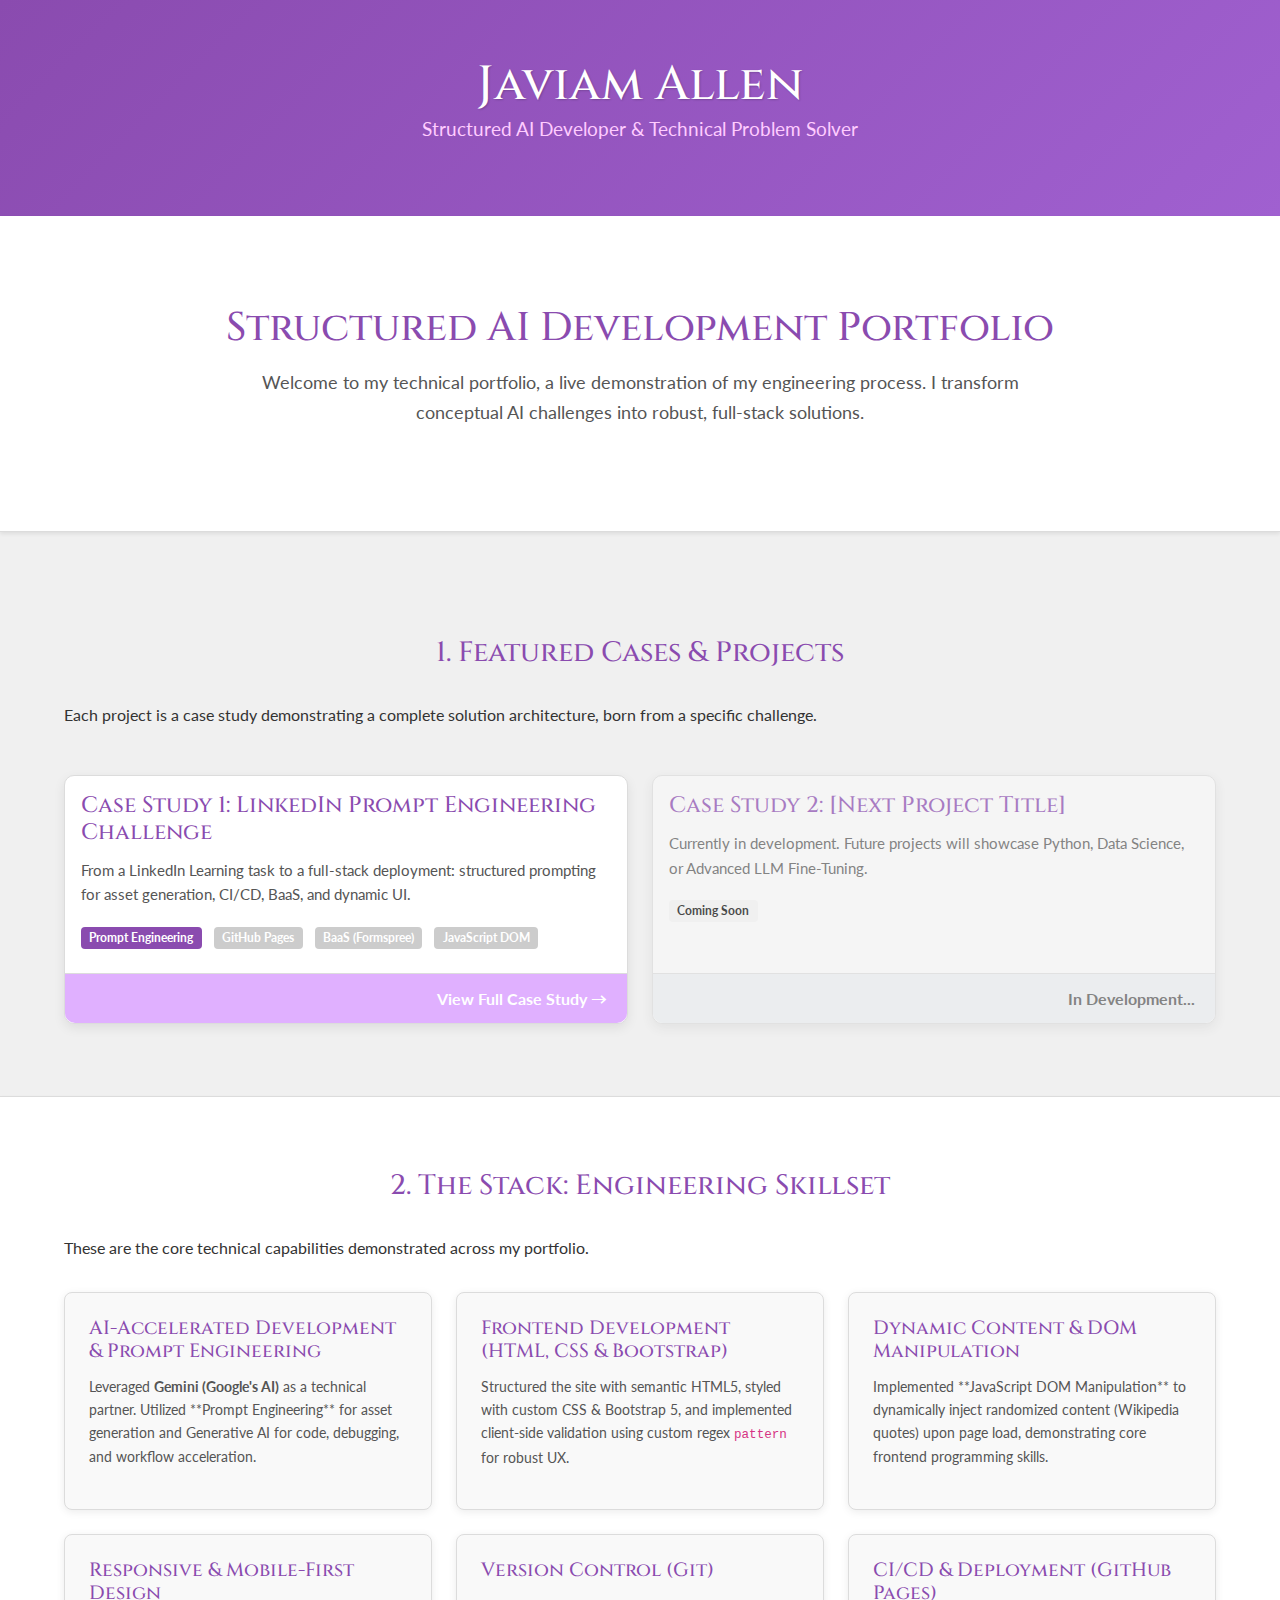
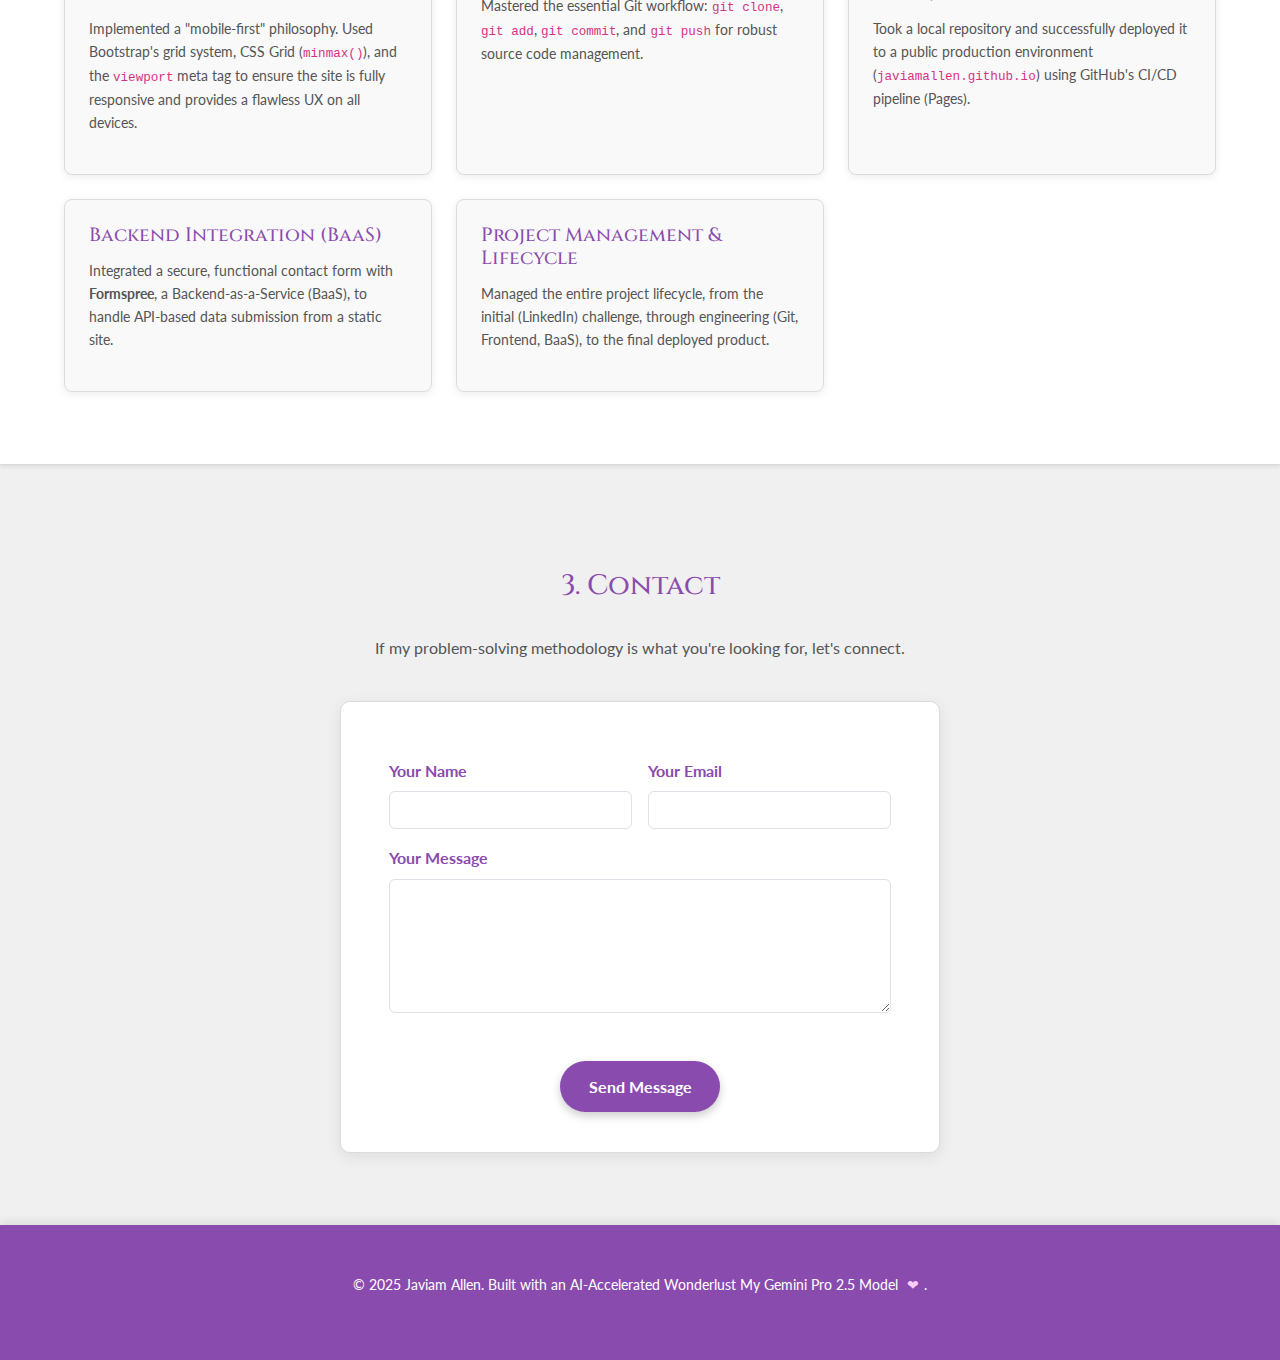
<file: index.html>
<!DOCTYPE html>
<html lang="en">
<head>
    <meta charset="UTF-8">
    <meta name="viewport" content="width=device-width, initial-scale=1.0">
    
    <title>Javiam Allen | Structured AI Development Portfolio</title>
    <meta name="description" content="Portfolio Hub de Javiam Allen, presentando casos de estudio técnicos y soluciones de ingeniería en Prompt Engineering, CI/CD, y desarrollo full-stack acelerado por IA.">

    <link href="https://fonts.googleapis.com/css2?family=Cinzel:wght@400;700&family=Lato:wght@300;400&display=swap" rel="stylesheet">
    <link href="https://cdn.jsdelivr.net/npm/bootstrap@5.3.3/dist/css/bootstrap.min.css" rel="stylesheet" integrity="sha384-QWTKZyjpPEjISv5WaRU9OFeRpok6YctnYmDr5pNlyT2bRjXh0JMhjY6hW+ALEwIH" crossorigin="anonymous">
    <link rel="stylesheet" href="style.css">
</head>
<body>

    <header>
        <div class="container">
            <h1 class="logo">Javiam Allen</h1>
            <p class="subtitle">Structured AI Developer & Technical Problem Solver</p>
        </div>
    </header>

    <main>
        
        <section class="hero">
            <div class="container">
                <h2>Structured AI Development Portfolio</h2>
                <p>Welcome to my technical portfolio, a live demonstration of my engineering process. I transform conceptual AI challenges into robust, full-stack solutions.</p>
            </div>
        </section>

        <section class="projects">
            <div class="container">
                <h3>1. Featured Cases & Projects</h3>
                <p>Each project is a case study demonstrating a complete solution architecture, born from a specific challenge.</p>

                <div class="row row-cols-1 row-cols-md-2 g-4 mt-4">
                    
                    <div class="col">
                        <a href="projects/prompt-engineering-case-study1.html" class="project-card-link">
                            <div class="card h-100 project-card">
                                <div class="card-body">
                                    <h5 class="card-title">Case Study 1: LinkedIn Prompt Engineering Challenge</h5>
                                    <p class="card-text">From a LinkedIn Learning task to a full-stack deployment: structured prompting for asset generation, CI/CD, BaaS, and dynamic UI.</p>
                                    <span class="badge text-bg-primary">Prompt Engineering</span>
                                    <span class="badge text-bg-secondary">GitHub Pages</span>
                                    <span class="badge text-bg-secondary">BaaS (Formspree)</span>
                                    <span class="badge text-bg-secondary">JavaScript DOM</span>
                                </div>
                                <div class="card-footer">
                                    View Full Case Study →
                                </div>
                            </div>
                        </a>
                    </div>

                    <div class="col">
                        <div class="card h-100 project-card coming-soon">
                            <div class="card-body">
                                <h5 class="card-title">Case Study 2: [Next Project Title]</h5>
                                <p class="card-text">Currently in development. Future projects will showcase Python, Data Science, or Advanced LLM Fine-Tuning.</p>
                                <span class="badge text-bg-light">Coming Soon</span>
                            </div>
                            <div class="card-footer">
                                In Development...
                            </div>
                        </div>
                    </div>
                    
                </div>
            </div>
        </section>


        <section class="process">
            <div class="container">
                <h3>2. The Stack: Engineering Skillset</h3>
                <p>These are the core technical capabilities demonstrated across my portfolio.</p>
                
                <div class="skills-grid">
                    <div class="skill-card">
                        <h4>AI-Accelerated Development & Prompt Engineering</h4>
                        <p>Leveraged <strong>Gemini (Google's AI)</strong> as a technical partner. Utilized **Prompt Engineering** for asset generation and Generative AI for code, debugging, and workflow acceleration.</p>
                    </div>
                    
                    <div class="skill-card">
                        <h4>Frontend Development (HTML, CSS & Bootstrap)</h4>
                        <p>Structured the site with semantic HTML5, styled with custom CSS & Bootstrap 5, and implemented client-side validation using custom regex <code>pattern</code> for robust UX.</p>
                    </div>
                    
                    <div class="skill-card">
                        <h4>Dynamic Content & DOM Manipulation</h4>
                        <p>Implemented **JavaScript DOM Manipulation** to dynamically inject randomized content (Wikipedia quotes) upon page load, demonstrating core frontend programming skills.</p>
                    </div>
                    
                    <div class="skill-card">
                        <h4>Responsive & Mobile-First Design</h4>
                        <p>Implemented a "mobile-first" philosophy. Used Bootstrap's grid system, CSS Grid (<code>minmax()</code>), and the <code>viewport</code> meta tag to ensure the site is fully responsive and provides a flawless UX on all devices.</p>
                    </div>
                    
                    <div class="skill-card">
                        <h4>Version Control (Git)</h4>
                        <p>Mastered the essential Git workflow: <code>git clone</code>, <code>git add</code>, <code>git commit</code>, and <code>git push</code> for robust source code management.</p>
                    </div>
                    
                    <div class="skill-card">
                        <h4>CI/CD & Deployment (GitHub Pages)</h4>
                        <p>Took a local repository and successfully deployed it to a public production environment (<code>javiamallen.github.io</code>) using GitHub's CI/CD pipeline (Pages).</p>
                    </div>
                    
                    <div class="skill-card">
                        <h4>Backend Integration (BaaS)</h4>
                        <p>Integrated a secure, functional contact form with <strong>Formspree</strong>, a Backend-as-a-Service (BaaS), to handle API-based data submission from a static site.</p>
                    </div>

                    <div class="skill-card">
                        <h4>Project Management & Lifecycle</h4>
                        <p>Managed the entire project lifecycle, from the initial (LinkedIn) challenge, through engineering (Git, Frontend, BaaS), to the final deployed product.</p>
                    </div>
                </div>
            </div>
        </section>

        <section class="contact">
            <div class="container">
                <h3>3. Contact</h3>
                <p>If my problem-solving methodology is what you're looking for, let's connect.</p>
                
                <form action="https://formspree.io/f/xdkyglgq" method="POST" class="row g-3 needs-validation" style="max-width: 600px; margin: 40px auto 0; text-align: left;" novalidate>
                    
                    <div class="col-md-6">
                        <label for="inputName" class="form-label">Your Name</label>
                        <input type="text" name="name" class="form-control" id="inputName" required>
                        <div class="invalid-feedback">
                            Please enter your name.
                        </div>
                    </div>
                    
                    <div class="col-md-6">
                        <label for="inputEmail" class="form-label">Your Email</label>
                        <input type="email" name="_replyto" class="form-control" id="inputEmail" pattern="[a-z0-9._%+-]+@[a-z0-9.-]+\.[a-z]{2,}$" required>
                        <div class="invalid-feedback">
                            Please enter a valid email address (e.g., user@domain.com).
                        </div>
                    </div>
                    
                    <div class="col-12">
                        <label for="inputMessage" class="form-label">Your Message</label>
                        <textarea class="form-control" name="message" id="inputMessage" rows="5" required></textarea>
                        <div class="invalid-feedback">
                            Please enter your message.
                        </div>
                    </div>
                    
                    <input type="hidden" name="_next" value="https://javiamallen.github.io/gracias.html">
                    
                    <div class="col-12 text-center">
                        <button type="submit" class="cta-button">Send Message</button>
                    </div>
                </form>

            </div>
        </section>
    </main>

    <footer>
        <div class="container">
            <p>© 2025 Javiam Allen. Built with an AI-Accelerated Wonderlust My Gemini Pro 2.5 Model <span id="heart-symbol">&#x2764;</span>.</p>
        </div>
    </footer>

    <script src="https://cdn.jsdelivr.net/npm/bootstrap@5.3.3/dist/js/bootstrap.bundle.min.js" integrity="sha384-YvpcrYf0tY3lHB60NNkmXc5s9fDVZLESaAA55NDzOxhy9GkcIdslK1eN7N6jIeHz" crossorigin="anonymous"></script>
</body>
</html>
</file>
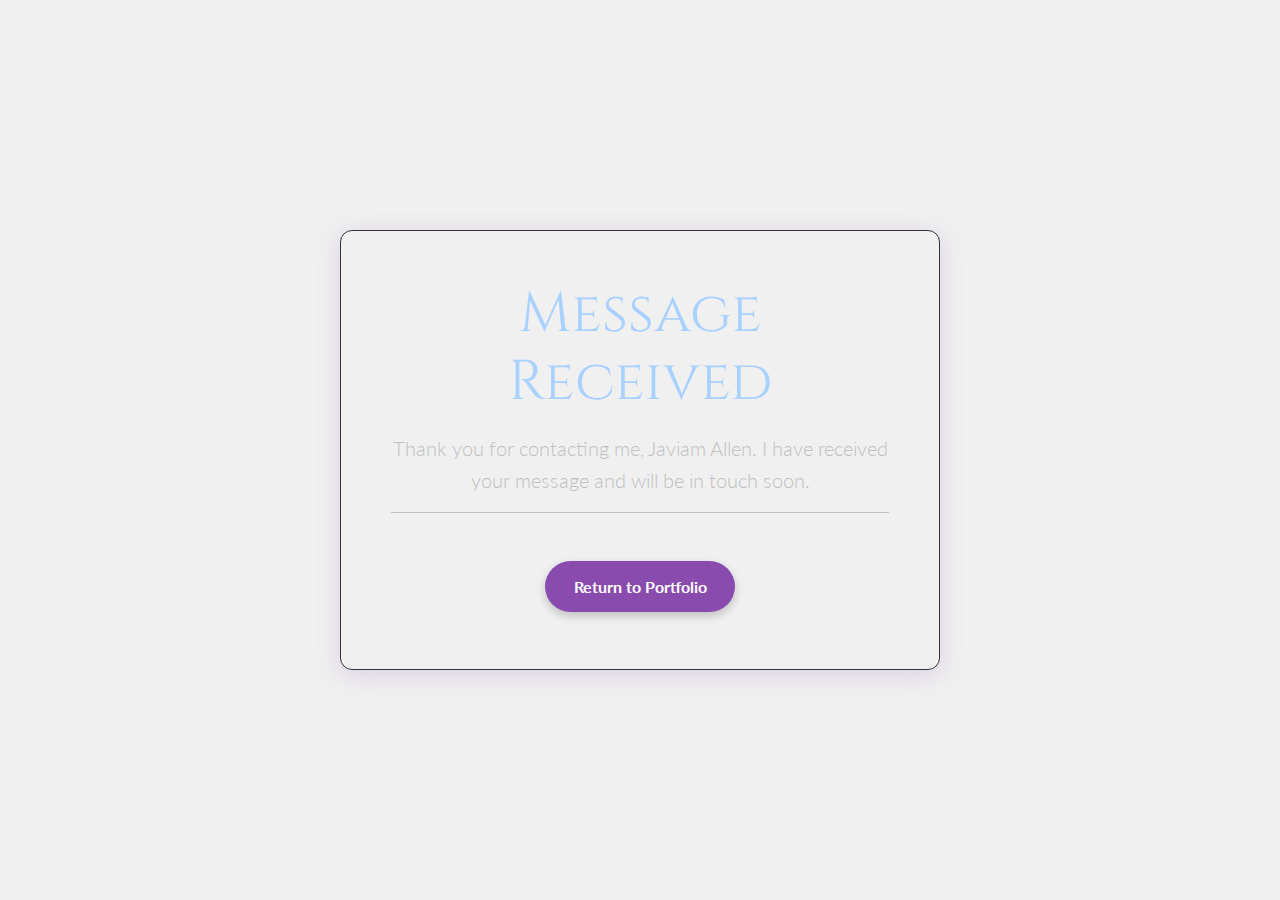
<file: gracias.html>
<!DOCTYPE html>
<html lang="en">
<head>
    <meta charset="UTF-8">
    <meta name="viewport" content="width=device-width, initial-scale=1.0">
    <title>Message Sent!</title>
    
    <link href="https://cdn.jsdelivr.net/npm/bootstrap@5.3.3/dist/css/bootstrap.min.css" rel="stylesheet" integrity="sha384-QWTKZyjpPEjISv5WaRU9OFeRpok6YctnYmDr5pNlyT2bRjXh0JMhjY6hW+ALEwIH" crossorigin="anonymous">
    <link rel="stylesheet" href="style.css">
    <link href="https://fonts.googleapis.com/css2?family=Cinzel:wght@400;700&family=Lato:wght@300;400&display=swap" rel="stylesheet">


    <style>
        body {
            display: flex;
            align-items: center;
            justify-content: center;
            min-height: 100vh;
        }
        .thank-you-card {
            background: rgba(255, 255, 255, 0.03);
            border: 1px solid #333;
            padding: 50px;
            border-radius: 12px;
            box-shadow: 0 5px 25px rgba(138, 75, 175, 0.2);
            text-align: center;
            max-width: 600px;
        }
        .thank-you-card h1 {
            color: #a9d1ff; /* Star Light */
            font-family: 'Cinzel', serif;
        }
    </style>
</head>
<body>

    <div class="thank-you-card">
        <h1 class="display-4">Message Received</h1>
        <p class="lead" style="color: #c0c0c0;">Thank you for contacting me, Javiam Allen. I have received your message and will be in touch soon.</p>
        <hr style="border-color: #333;">
        <a href="index.html" class="cta-button">Return to Portfolio</a>
    </div>

</body>
</html>
</file>
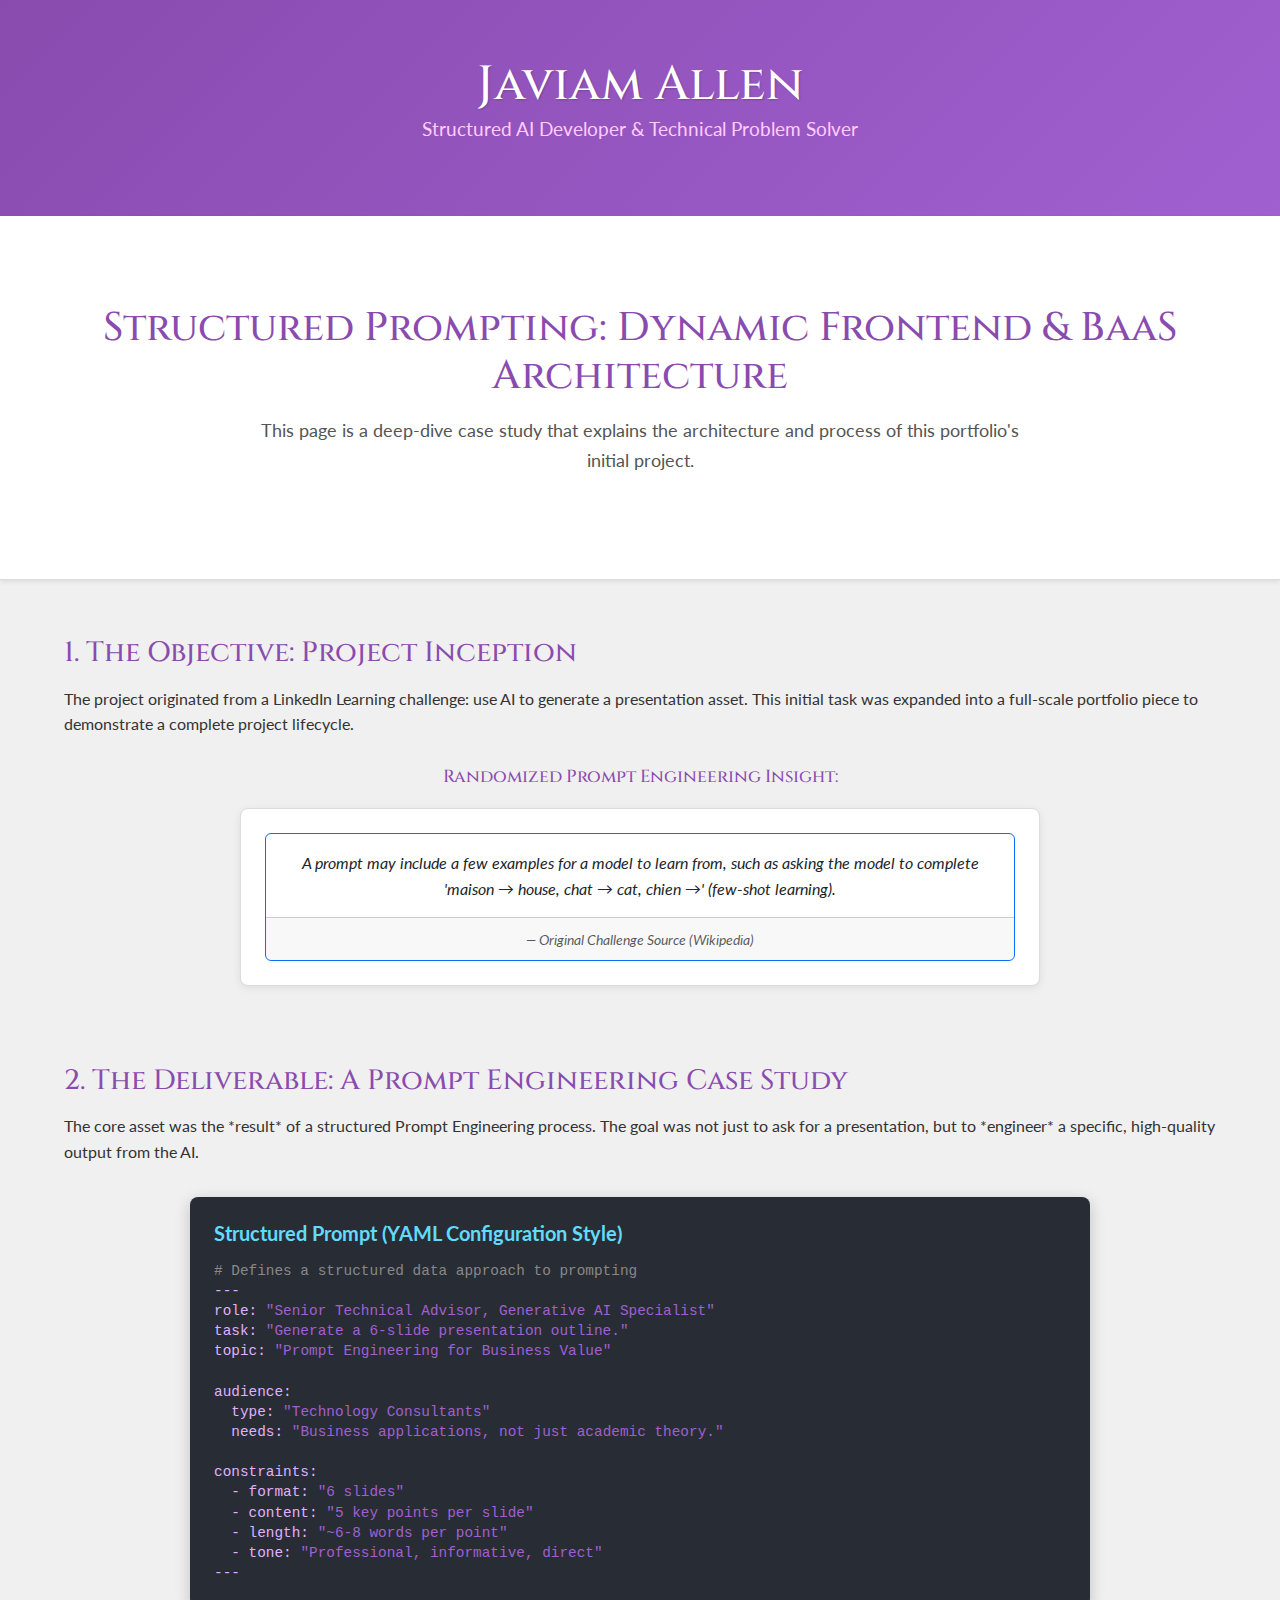
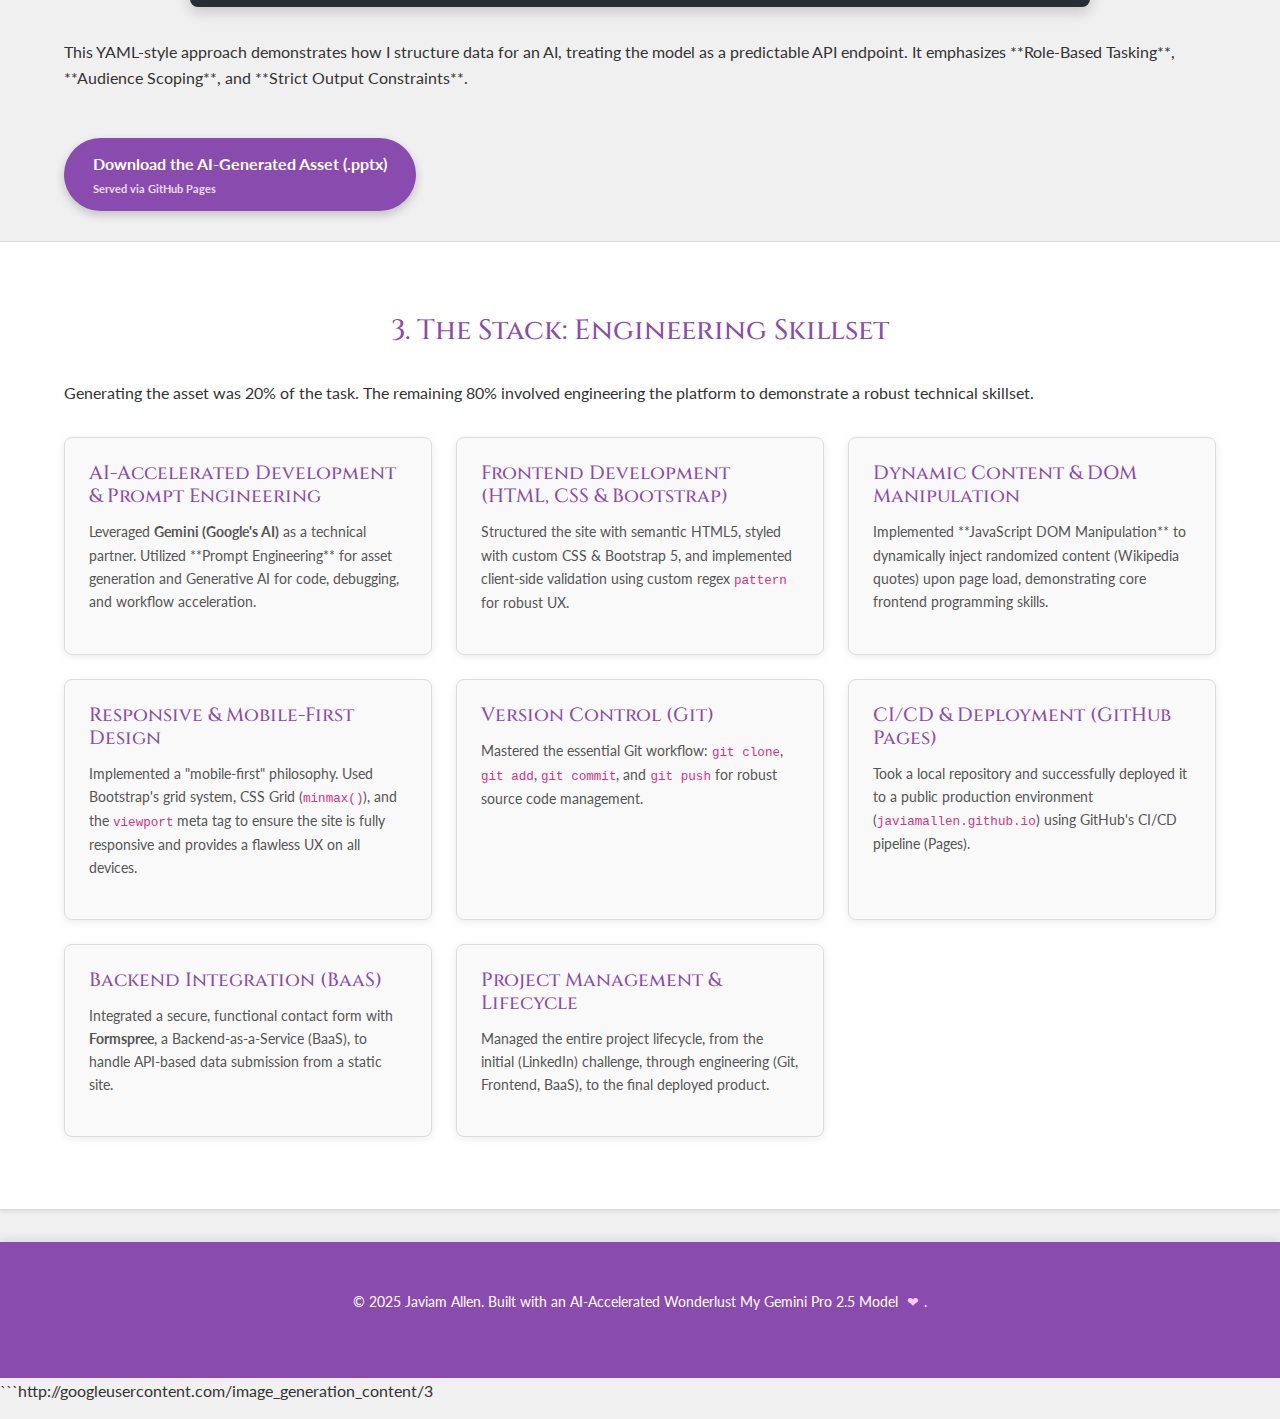
<file: projects/prompt_engineering_case-study1.html>
<!DOCTYPE html>
<html lang="en">
<head>
    <meta charset="UTF-8">
    <meta name="viewport" content="width=device-width, initial-scale=1.0">
    
    <title>Structured Prompting: Dynamic Frontend & Serverless Architecture (BaaS)</title>
    <meta name="description" content="Technical deep-dive into Prompt Engineering, Git deployment, and frontend integration built by Javiam Allen.">

    <link href="https://fonts.googleapis.com/css2?family=Cinzel:wght@400;700&family=Lato:wght@300;400&display=swap" rel="stylesheet">

    <link href="https://cdn.jsdelivr.net/npm/bootstrap@5.3.3/dist/css/bootstrap.min.css" rel="stylesheet" integrity="sha384-QWTKZyjpPEjISv5WaRU9OFeRpok6YctnYmDr5pNlyT2bRjXh0JMhjY6hW+ALEwIH" crossorigin="anonymous">

    <link rel="stylesheet" href="../style.css"> 
</head>
<body>

    <header>
        <div class="container">
            <h1 class="logo">Javiam Allen</h1>
            <p class="subtitle">Structured AI Developer & Technical Problem Solver</p>
        </div>
    </header>

    <main>
        
        <section class="hero">
            <div class="container">
                <h2>Structured Prompting: Dynamic Frontend & BaaS Architecture</h2>
                <p>This page is a deep-dive case study that explains the architecture and process of this portfolio's initial project.</p>
            </div>
        </section>

        <section class="challenge">
            <div class="container">
                <h3>1. The Objective: Project Inception</h3>
                <p>The project originated from a LinkedIn Learning challenge: use AI to generate a presentation asset. This initial task was expanded into a full-scale portfolio piece to demonstrate a complete project lifecycle.</p>

                <div class="source-content-dynamic" style="text-align: center; margin: 30px auto; max-width: 800px;">
                    <h5 style="color: #8a4baf; font-size: 1.1rem; margin-bottom: 20px;">Randomized Prompt Engineering Insight:</h5>
                    <div id="wiki-quote-container">
                        <div class="alert alert-dark">Loading content...</div>
                    </div>
                </div>

            </div>
        </section>

        <section class="product">
            <div class="container">
                <h3>2. The Deliverable: A Prompt Engineering Case Study</h3>
                <p>The core asset was the *result* of a structured Prompt Engineering process. The goal was not just to ask for a presentation, but to *engineer* a specific, high-quality output from the AI.</p>
                
                <div class="prompt-example">
                    <h5>Structured Prompt (YAML Configuration Style)</h5>
                    <pre><code><span class="yaml-comment"># Defines a structured data approach to prompting</span>
<span class="yaml-key">---</span>
<span class="yaml-key">role:</span> <span class="yaml-string">"Senior Technical Advisor, Generative AI Specialist"</span>
<span class="yaml-key">task:</span> <span class="yaml-string">"Generate a 6-slide presentation outline."</span>
<span class="yaml-key">topic:</span> <span class="yaml-string">"Prompt Engineering for Business Value"</span>

<span class="yaml-key">audience:</span>
  <span class="yaml-key">type:</span> <span class="yaml-string">"Technology Consultants"</span>
  <span class="yaml-key">needs:</span> <span class="yaml-string">"Business applications, not just academic theory."</span>

<span class="yaml-key">constraints:</span>
  <span class="yaml-key">- format:</span> <span class="yaml-string">"6 slides"</span>
  <span class="yaml-key">- content:</span> <span class="yaml-string">"5 key points per slide"</span>
  <span class="yaml-key">- length:</span> <span class="yaml-string">"~6-8 words per point"</span>
  <span class="yaml-key">- tone:</span> <span class="yaml-string">"Professional, informative, direct"</span>
<span class="yaml-key">---</span></code></pre>
                </div>
                <p class="mt-4">This YAML-style approach demonstrates how I structure data for an AI, treating the model as a predictable API endpoint. It emphasizes **Role-Based Tasking**, **Audience Scoping**, and **Strict Output Constraints**.</p>
                
                <a href="../assets/prompt_engineering_presentation.pptx" class="cta-button" download>
                    <span class="main-text">Download the AI-Generated Asset (.pptx)</span>
                    <span class="sub-text">Served via GitHub Pages</span>
                </a>
            </div>
        </section>

        <section class="process">
            <div class="container">
                <h3>3. The Stack: Engineering Skillset</h3>
                <p>Generating the asset was 20% of the task. The remaining 80% involved engineering the platform to demonstrate a robust technical skillset.</p>
                
                <div class="skills-grid">
                    
                    <div class="skill-card">
                        <h4>AI-Accelerated Development & Prompt Engineering</h4>
                        <p>Leveraged <strong>Gemini (Google's AI)</strong> as a technical partner. Utilized **Prompt Engineering** for asset generation and Generative AI for code, debugging, and workflow acceleration.</p>
                    </div>
                    
                    <div class="skill-card">
                        <h4>Frontend Development (HTML, CSS & Bootstrap)</h4>
                        <p>Structured the site with semantic HTML5, styled with custom CSS & Bootstrap 5, and implemented client-side validation using custom regex <code>pattern</code> for robust UX.</p>
                    </div>
                    
                    <div class="skill-card">
                        <h4>Dynamic Content & DOM Manipulation</h4>
                        <p>Implemented **JavaScript DOM Manipulation** to dynamically inject randomized content (Wikipedia quotes) upon page load, demonstrating core frontend programming skills.</p>
                    </div>
                    
                    <div class="skill-card">
                        <h4>Responsive & Mobile-First Design</h4>
                        <p>Implemented a "mobile-first" philosophy. Used Bootstrap's grid system, CSS Grid (<code>minmax()</code>), and the <code>viewport</code> meta tag to ensure the site is fully responsive and provides a flawless UX on all devices.</p>
                    </div>
                    
                    <div class="skill-card">
                        <h4>Version Control (Git)</h4>
                        <p>Mastered the essential Git workflow: <code>git clone</code>, <code>git add</code>, <code>git commit</code>, and <code>git push</code> for robust source code management.</p>
                    </div>
                    
                    <div class="skill-card">
                        <h4>CI/CD & Deployment (GitHub Pages)</h4>
                        <p>Took a local repository and successfully deployed it to a public production environment (<code>javiamallen.github.io</code>) using GitHub's CI/CD pipeline (Pages).</p>
                    </div>
                    
                    <div class="skill-card">
                        <h4>Backend Integration (BaaS)</h4>
                        <p>Integrated a secure, functional contact form with <strong>Formspree</strong>, a Backend-as-a-Service (BaaS), to handle API-based data submission from a static site.</p>
                    </div>

                    <div class="skill-card">
                        <h4>Project Management & Lifecycle</h4>
                        <p>Managed the entire project lifecycle, from the initial (LinkedIn) challenge, through engineering (Git, Frontend, BaaS), to the final deployed product.</p>
                    </div>
                </div>
            </div>
        </section>
    </main>

    <footer>
        <div class="container">
            <p>© 2025 Javiam Allen. Built with an AI-Accelerated Wonderlust My Gemini Pro 2.5 Model <span id="heart-symbol">&#x2764;</span>.</p>
        </div>
    </footer>

    <script src="https://cdn.jsdelivr.net/npm/bootstrap@5.3.3/dist/js/bootstrap.bundle.min.js" integrity="sha384-YvpcrYf0tY3lHB60NNkmXc5s9fDVZLESaAA55NDzOxhy9GkcIdslK1eN7N6jIeHz" crossorigin="anonymous"></script>
    <script src="../script.js"></script>
</body>
</html>
```http://googleusercontent.com/image_generation_content/3
</file>
<file: style.css>
:root {
    --primary-color: #8a4baf; /* Deep Lavender */
    --secondary-color: #e0b0ff; /* Light Lavender */
    --accent-color: #ffccff; /* Pinkish-Purple Accent */
    --text-color: #333;
    --light-text-color: #555;
    --dark-bg-color: #f0f0f0; /* Soft white background */
    --card-bg-color: #ffffff; /* Pure white for cards */
    --border-color: #dcdcdc;
    --shadow-light: rgba(0, 0, 0, 0.08);
}

body {
    font-family: 'Lato', sans-serif;
    line-height: 1.6;
    color: var(--text-color);
    background-color: var(--dark-bg-color); /* Updated to soft white */
    margin: 0;
    padding: 0;
    display: flex;
    flex-direction: column;
    min-height: 100vh;
}

h1, h2, h3, h4, h5, h6 {
    font-family: 'Cinzel', serif;
    color: var(--primary-color);
    margin-bottom: 1rem;
}

a {
    color: var(--primary-color);
    text-decoration: none;
}

a:hover {
    color: #a060d0;
    text-decoration: underline;
}

.container {
    max-width: 1200px;
    margin: 0 auto;
    padding: 1.5rem;
}

/* Header Styles */
header {
    background: linear-gradient(135deg, var(--primary-color) 0%, #a060d0 100%);
    color: #fff;
    padding: 2rem 0;
    text-align: center;
    box-shadow: 0 4px 8px var(--shadow-light);
}

header .logo {
    font-size: 3rem;
    margin-bottom: 0.5rem;
    color: #fff;
    text-shadow: 1px 1px 2px rgba(0,0,0,0.2);
}

header .subtitle {
    font-size: 1.2rem;
    color: var(--accent-color);
    margin-top: -0.5rem;
}

/* Hero Section */
.hero {
    background-color: var(--card-bg-color); /* White background for hero */
    padding: 4rem 0;
    text-align: center;
    border-bottom: 1px solid var(--border-color);
    box-shadow: 0 2px 4px var(--shadow-light);
    margin-bottom: 2rem;
}

.hero h2 {
    font-size: 2.5rem;
    color: var(--primary-color);
}

.hero p {
    font-size: 1.15rem;
    max-width: 800px;
    margin: 1rem auto;
    color: var(--light-text-color);
}

/* Projects Section */
.projects {
    padding: 3rem 0;
    background-color: var(--dark-bg-color);
}

.projects h3 {
    text-align: center;
    margin-bottom: 2rem;
    color: var(--primary-color);
}

.project-card-link {
    text-decoration: none;
    color: inherit;
    display: block;
    height: 100%;
}

.project-card {
    background-color: var(--card-bg-color);
    border: 1px solid var(--border-color);
    border-radius: 10px;
    transition: transform 0.3s ease, box-shadow 0.3s ease;
    box-shadow: 0 4px 12px var(--shadow-light);
}

.project-card:hover {
    transform: translateY(-5px);
    box-shadow: 0 8px 20px rgba(0, 0, 0, 0.12);
}

.project-card .card-title {
    color: var(--primary-color);
    font-size: 1.4rem;
    margin-bottom: 0.75rem;
}

.project-card .card-text {
    color: var(--light-text-color);
    font-size: 0.95rem;
}

.project-card .card-footer {
    background-color: var(--secondary-color);
    border-top: 1px solid var(--border-color);
    color: #fff;
    font-weight: bold;
    text-align: right;
    padding: 0.75rem 1.25rem;
    border-bottom-left-radius: 10px;
    border-bottom-right-radius: 10px;
    transition: background-color 0.3s ease;
}

.project-card:hover .card-footer {
    background-color: var(--primary-color);
}

.project-card .badge {
    margin-right: 0.5rem;
    margin-bottom: 0.5rem;
    font-size: 0.75rem;
    padding: 0.4em 0.7em;
    border-radius: 0.25rem;
}

.project-card .badge.text-bg-primary {
    background-color: var(--primary-color) !important;
    color: #fff;
}
.project-card .badge.text-bg-secondary {
    background-color: #ccc !important;
    color: var(--text-color);
}
.project-card .badge.text-bg-light {
    background-color: #f0f0f0 !important;
    color: var(--light-text-color);
}

/* Coming Soon Card Specifics */
.project-card.coming-soon {
    opacity: 0.7;
    cursor: not-allowed;
    background-color: #f8f8f8;
}

.project-card.coming-soon:hover {
    transform: none;
    box-shadow: 0 4px 12px var(--shadow-light);
}

.project-card.coming-soon .card-footer {
    background-color: #e9ecef;
    color: var(--light-text-color);
    cursor: not-allowed;
}

/* Process Section (Skills Grid) */
.process {
    background-color: var(--card-bg-color); /* White background for process */
    padding: 3rem 0;
    border-top: 1px solid var(--border-color);
    border-bottom: 1px solid var(--border-color);
    box-shadow: 0 2px 4px var(--shadow-light);
    margin-bottom: 2rem;
}

.process h3 {
    text-align: center;
    margin-bottom: 2rem;
    color: var(--primary-color);
}

.skills-grid {
    display: grid;
    grid-template-columns: repeat(auto-fit, minmax(280px, 1fr));
    gap: 1.5rem;
    margin-top: 2rem;
}

.skill-card {
    background-color: #f9f9f9;
    border: 1px solid var(--border-color);
    border-radius: 8px;
    padding: 1.5rem;
    box-shadow: 0 2px 8px var(--shadow-light);
    transition: box-shadow 0.3s ease;
}

.skill-card:hover {
    box-shadow: 0 4px 15px rgba(0, 0, 0, 0.1);
}

.skill-card h4 {
    color: var(--primary-color);
    font-size: 1.2rem;
    margin-bottom: 0.75rem;
}

.skill-card p {
    font-size: 0.9rem;
    color: var(--light-text-color);
}

/* Contact Section */
.contact {
    padding: 3rem 0;
    background-color: var(--dark-bg-color);
    text-align: center;
}

.contact h3 {
    margin-bottom: 2rem;
    color: var(--primary-color);
}

.contact p {
    max-width: 700px;
    margin: 0 auto 2rem auto;
    color: var(--light-text-color);
}

.contact form {
    background-color: var(--card-bg-color);
    padding: 2.5rem;
    border-radius: 10px;
    border: 1px solid var(--border-color);
    box-shadow: 0 4px 15px var(--shadow-light);
}

.contact .form-label {
    color: var(--primary-color);
    font-weight: bold;
    margin-bottom: 0.5rem;
}

.contact .form-control:focus {
    border-color: var(--secondary-color);
    box-shadow: 0 0 0 0.25rem rgba(138, 75, 175, 0.25); /* Primary color with opacity */
}


/* Call to Action Button */
.cta-button {
    display: inline-block;
    background-color: var(--primary-color);
    color: #fff;
    padding: 0.8rem 1.8rem;
    border-radius: 50px;
    text-decoration: none;
    font-weight: bold;
    transition: background-color 0.3s ease, transform 0.2s ease;
    box-shadow: 0 4px 10px rgba(0, 0, 0, 0.2);
    margin-top: 2rem;
    border: none;
    cursor: pointer;
    font-size: 1rem;
    position: relative;
    overflow: hidden;
}

.cta-button:hover {
    background-color: #a060d0; /* Slightly lighter primary */
    transform: translateY(-2px);
    box-shadow: 0 6px 15px rgba(0, 0, 0, 0.3);
    color: #fff; /* Ensure text remains white on hover */
}

.cta-button .main-text {
    display: block;
}

.cta-button .sub-text {
    display: block;
    font-size: 0.7rem;
    opacity: 0.8;
    margin-top: 0.2rem;
}


/* Footer Styles */
footer {
    background-color: var(--primary-color);
    color: #fff;
    text-align: center;
    padding: 1.5rem 0;
    font-size: 0.9rem;
    margin-top: auto; /* Pushes footer to the bottom */
    box-shadow: 0 -4px 8px var(--shadow-light);
}

footer #heart-symbol {
    color: var(--accent-color);
    margin: 0 5px;
}

/* Specific styles for prompt-engineering-case-study1.html */
.challenge-details {
    padding: 3rem 0;
    background-color: var(--card-bg-color);
    border-bottom: 1px solid var(--border-color);
    box-shadow: 0 2px 4px var(--shadow-light);
    margin-bottom: 2rem;
}

.challenge-details h3 {
    text-align: center;
    margin-bottom: 2rem;
}

.challenge-points {
    background-color: #f9f9f9;
    border: 1px solid var(--border-color);
    border-radius: 8px;
    padding: 2rem;
    max-width: 800px;
    margin: 0 auto 2rem auto;
    box-shadow: 0 2px 8px var(--shadow-light);
}

.challenge-points h4 {
    color: var(--primary-color);
    margin-bottom: 1rem;
    font-size: 1.3rem;
    border-bottom: 1px dashed var(--secondary-color);
    padding-bottom: 0.5rem;
}

.challenge-points ul {
    list-style: none;
    padding-left: 0;
    margin-bottom: 0;
}

.challenge-points ul li {
    margin-bottom: 0.8rem;
    font-size: 1rem;
    color: var(--light-text-color);
}

.challenge-points ul li strong {
    color: var(--primary-color);
}

.prompt-example {
    background-color: #282c34; /* Dark background for code */
    color: #fff;
    border-radius: 8px;
    padding: 1.5rem;
    margin: 2rem auto;
    max-width: 900px;
    box-shadow: 0 4px 15px rgba(0, 0, 0, 0.2);
    overflow-x: auto; /* For mobile scroll */
}

.prompt-example h5 {
    color: #61dafb; /* Light blue for heading */
    margin-bottom: 1rem;
    font-family: 'Lato', sans-serif;
    font-weight: bold;
}

.prompt-example pre {
    margin: 0;
    padding: 0;
    background-color: transparent;
    border: none;
    color: #f8f8f2;
    font-family: 'Fira Code', 'Cascadia Code', 'Consolas', monospace;
    font-size: 0.9rem;
    line-height: 1.4;
}

/* YAML Syntax Highlighting */
.prompt-example .yaml-comment { color: #888; } /* Gray comments */
.prompt-example .yaml-key { color: #e0b0ff; } /* Light purple for keys */
.prompt-example .yaml-string { color: #a060d0; } /* Deeper purple for strings */
.prompt-example .yaml-number { color: #f99; } /* Reddish for numbers */
.prompt-example .yaml-operator { color: #61dafb; } /* Blue for operators like --- */

/* Quote container for JS */
#wiki-quote-container {
    background-color: #fff;
    border: 1px solid var(--border-color);
    border-radius: 8px;
    padding: 1.5rem;
    box-shadow: 0 2px 8px var(--shadow-light);
    font-style: italic;
    color: var(--light-text-color);
}

#wiki-quote-container .alert {
    margin-bottom: 0;
    padding: 1rem;
    background-color: #f0f0f0;
    border: 1px solid var(--border-color);
    color: var(--light-text-color);
}
</file>
